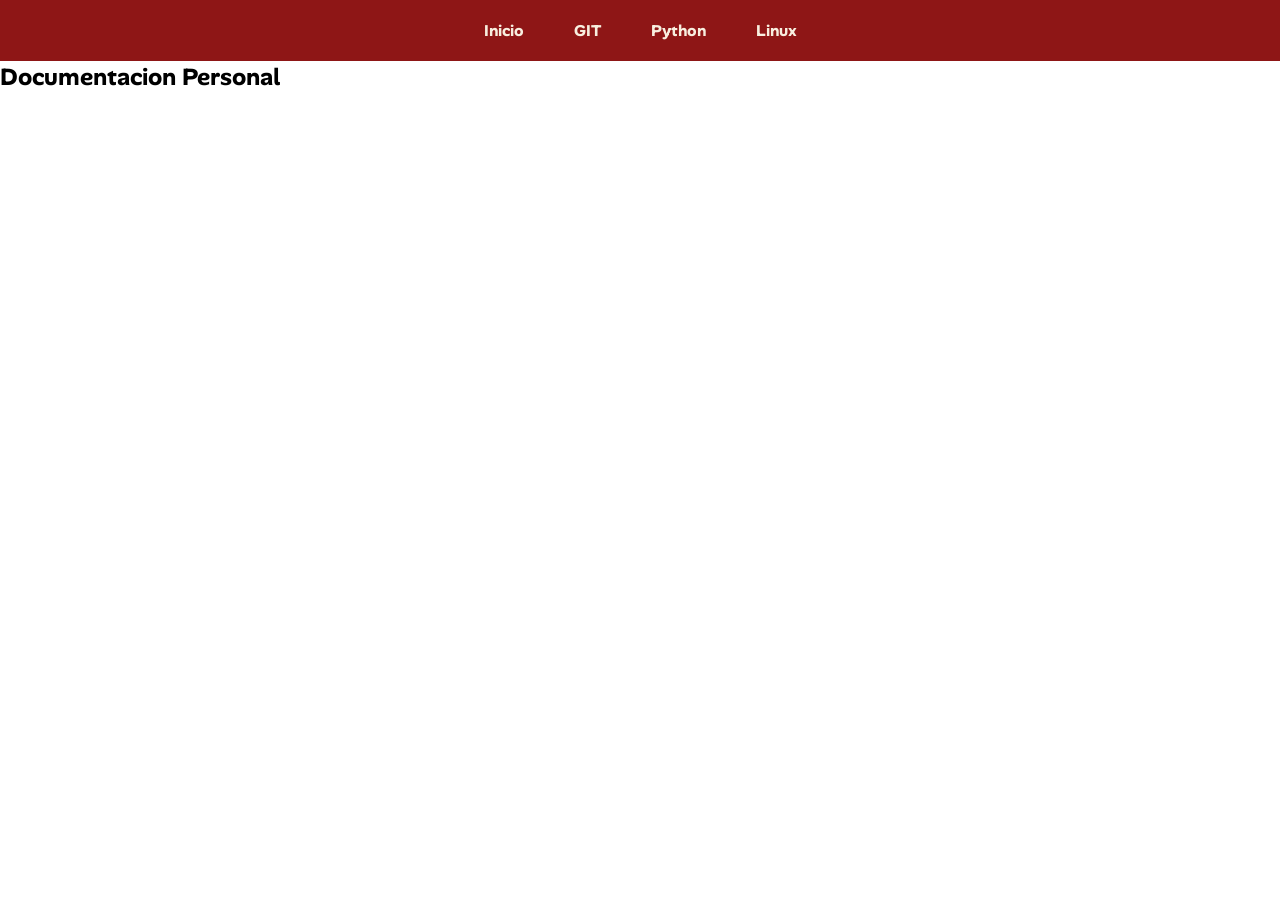
<file: index.html>
<!DOCTYPE html>
<html lang="en">
<head>
    <meta charset="UTF-8">
    <meta name="viewport" content="width=device-width, initial-scale=1.0">
    <link rel="preconnect" href="https://fonts.googleapis.com">
    <link rel="preconnect" href="https://fonts.gstatic.com" crossorigin>
    <link href="https://fonts.googleapis.com/css2?family=Alan+Sans:wght@300..900&display=swap" rel="stylesheet">
    <link rel="stylesheet" href="style.css">
    <title>Inicio</title>
</head>
<body>
    <section class="inicio">
        <nav class="menu_desplegable">
            <ul>
                <li><a href="index.html">Inicio</a></li>
                <li><a href="git/git.html">GIT</a></li>
                <li><a href="python/python.html">Python</a></li>
                <li><a href="linux/linux.html">Linux</a></li>
            </ul>
        </nav>
    </section>
    <section class="titulo" id="Inicio">
        <h1>Documentacion Personal</h1>
    </section>
    <section class="contenido">
        <div></div>
    </section>
</body>
</html>
</file>
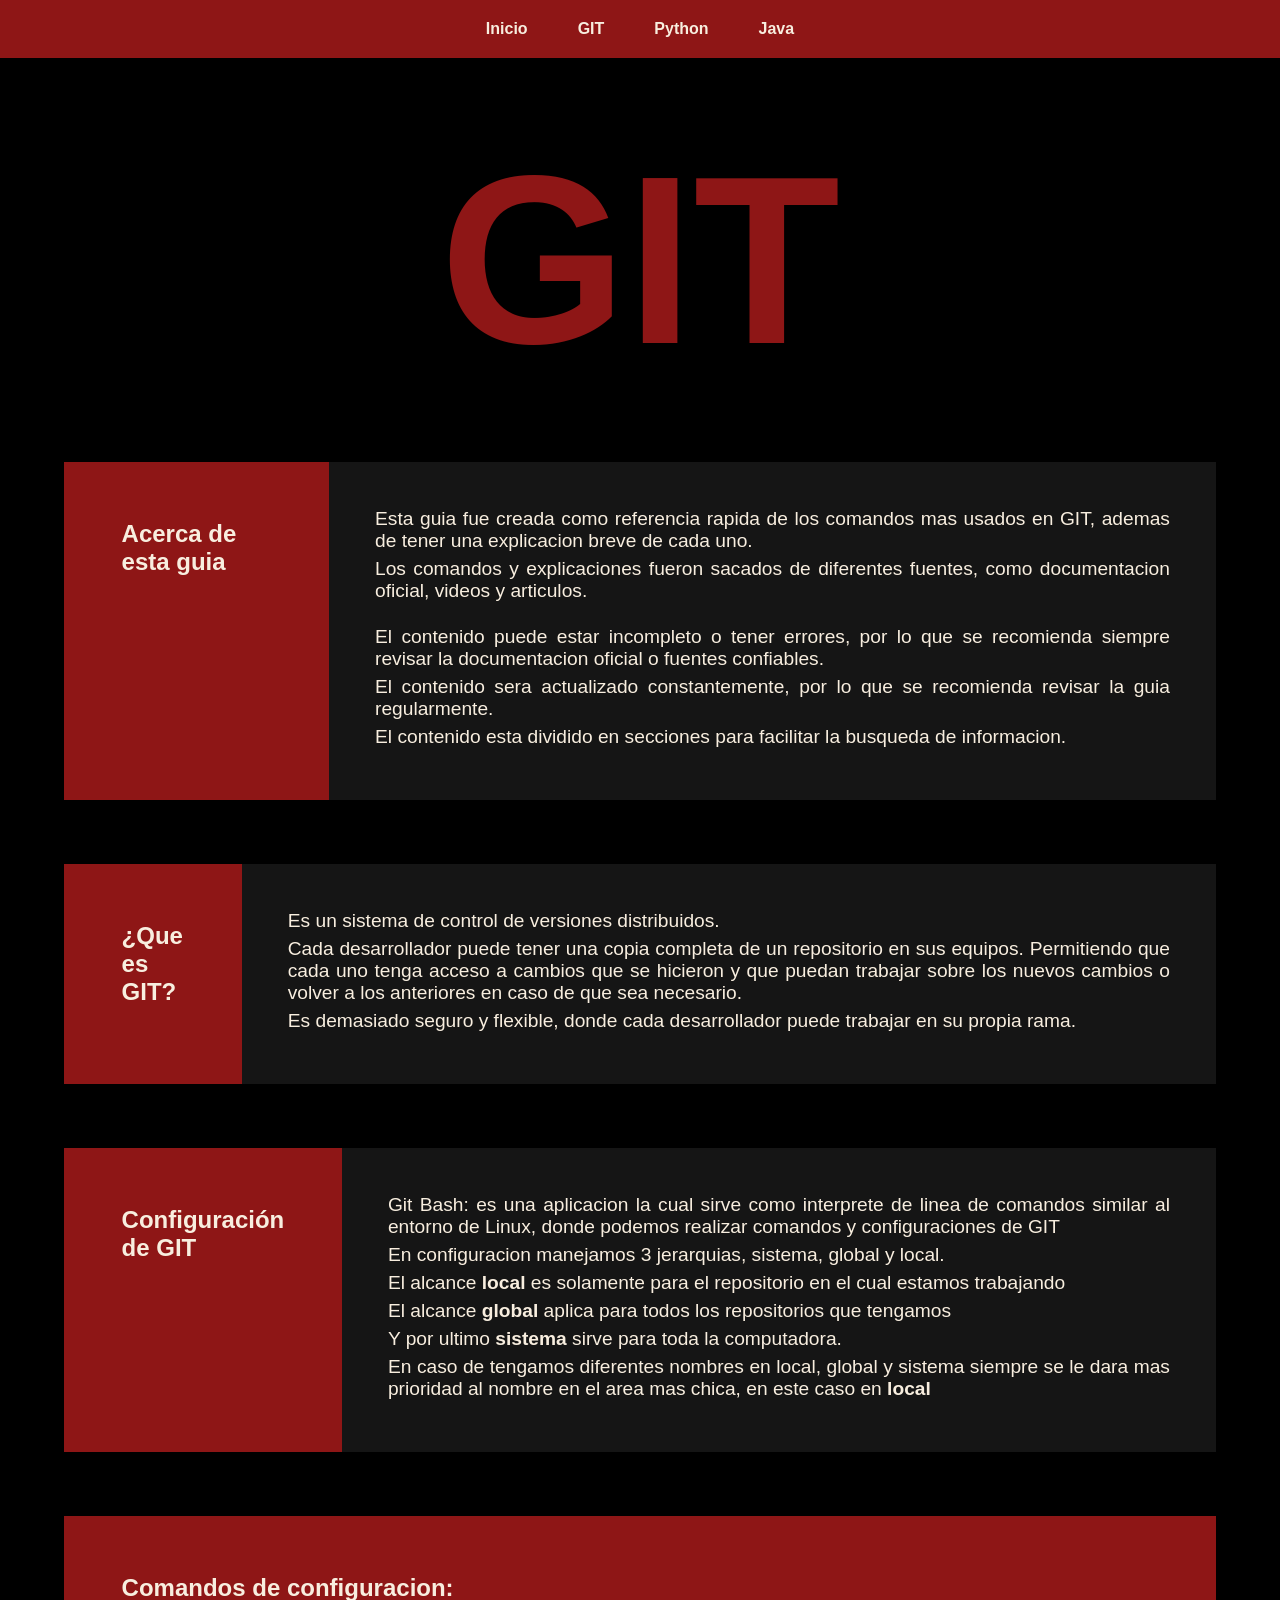
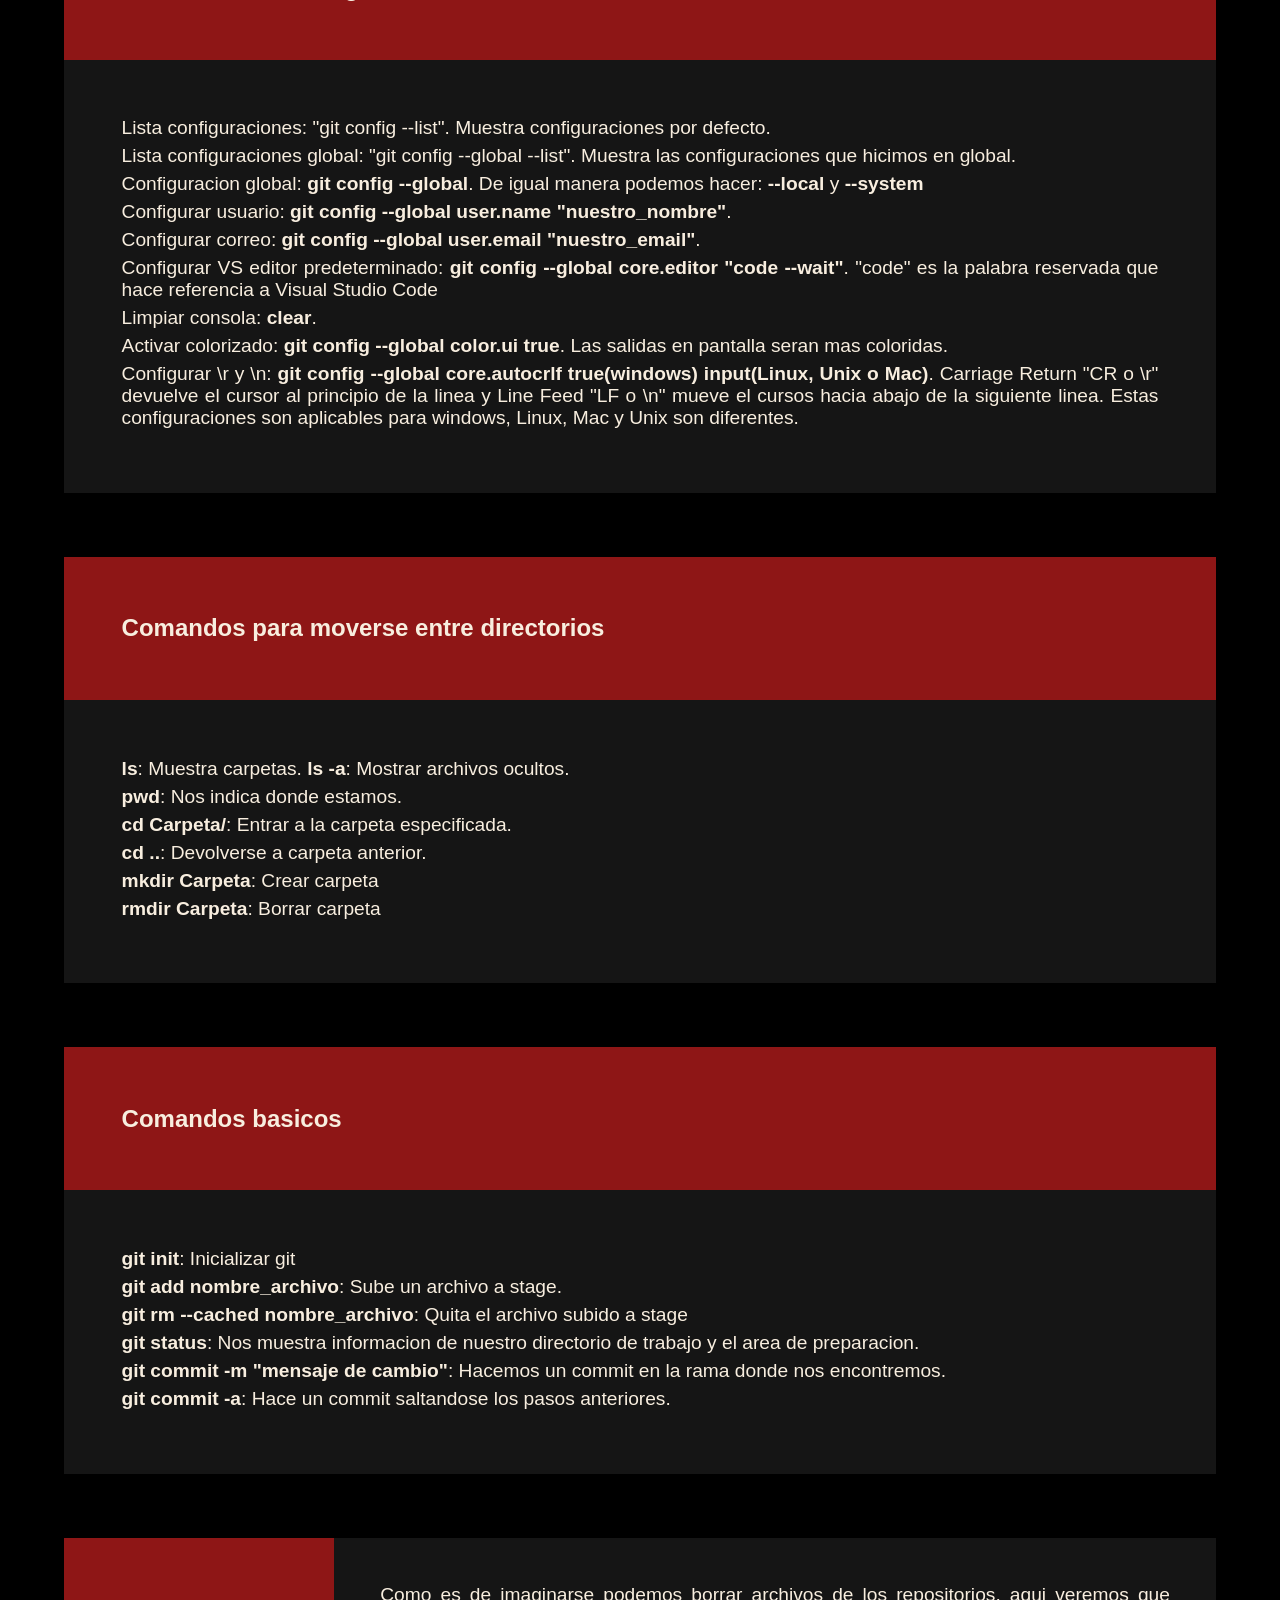
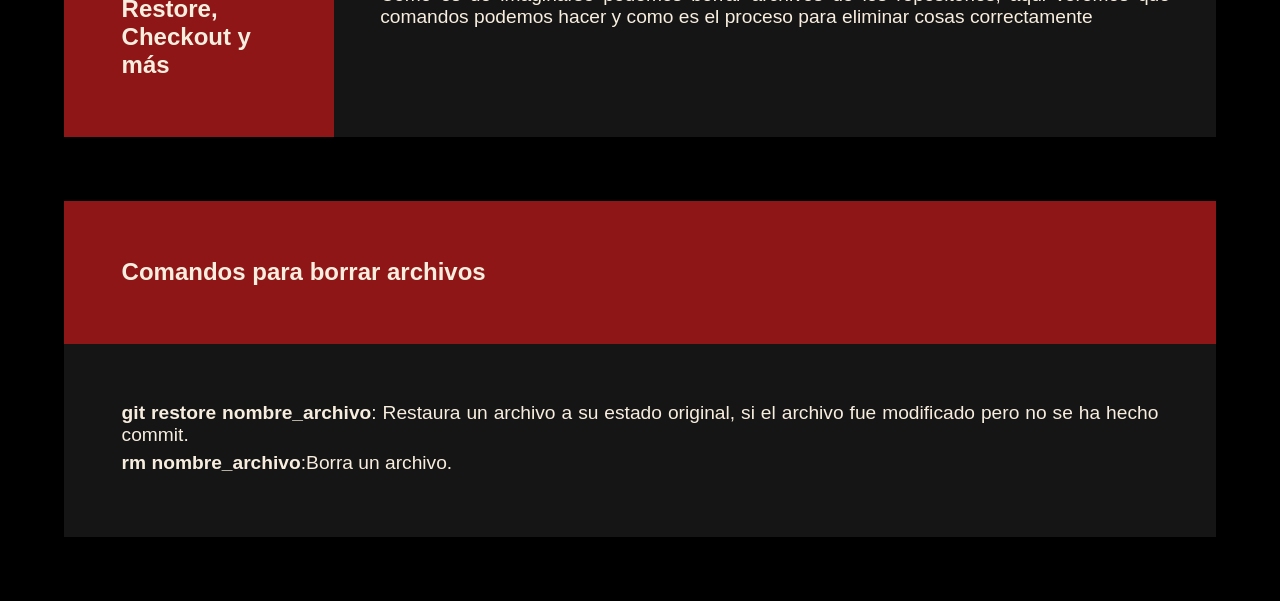
<file: git.html>
<!DOCTYPE html>
<html lang="en">
<head>
    <meta charset="UTF-8">
    <meta name="viewport" content="width=device-width, initial-scale=1.0">
    <link rel="preconnect" href="https://fonts.googleapis.com">
    <link rel="preconnect" href="https://fonts.gstatic.com" crossorigin>
    <link href="https://fonts.googleapis.com/css2?family=Alan+Sans:wght@300..900&display=swap" rel="stylesheespace-betweent">
    <link rel="stylesheet" href="estilos/git.css">
    <title>Documentacion propia GIT</title>
</head>
<body>
    <section class="inicio">
        <nav class="menu_desplegable">
            <ul>
                <li><a href="index.html">Inicio</a></li>
                <li><a href="git.html">GIT</a></li>
                <li><a href="#configuracion">Python</a></li>
                <li><a href="#Primeros pasos">Java</a></li>
            </ul>
        </nav>
    </section>
    <section class="titulo" id="Inicio">
        <h1>GIT</h1>
    </section>
    <section class="base">
        <div class="general" id="acerca_de">
            <div class="general_uno">
                <h2>Acerca de esta guia</h2>
            </div>
            <div class="general_dos">
                <p>Esta guia fue creada como referencia rapida de los comandos mas usados en GIT, ademas de tener una explicacion breve de cada uno.</p>
                <p>Los comandos y explicaciones fueron sacados de diferentes fuentes, como documentacion oficial, videos y articulos.</p>
                <br>
                <p>El contenido puede estar incompleto o tener errores, por lo que se recomienda siempre revisar la documentacion oficial o fuentes confiables.</p>
                <p>El contenido sera actualizado constantemente, por lo que se recomienda revisar la guia regularmente.</p>
                <p>El contenido esta dividido en secciones para facilitar la busqueda de informacion.</p>
            </div>
        </div>
        <div class="general" id="que_es_git">
            <div class="general_uno">
                <h2>¿Que es GIT?</h2>
            </div>
            <div class="general_dos">
                <p>Es un sistema de control de versiones distribuidos.</p>
                <p>Cada desarrollador puede tener una copia completa de un repositorio en sus equipos. Permitiendo que cada uno tenga acceso a cambios que se hicieron y que puedan trabajar sobre los nuevos cambios o volver a los anteriores en caso de que sea necesario.</p>
                <p>Es demasiado seguro y flexible, donde cada desarrollador puede trabajar en su propia rama.</p>
            </div>
        </div>
        <div class="general" id="configuracion">
            <div class="general_uno">
                <h2>Configuración de GIT</h2>
            </div>
            <div class="general_dos">
                <p>Git Bash: es una aplicacion la cual sirve como interprete de linea de comandos similar al entorno de Linux, donde podemos realizar comandos y configuraciones de GIT</p>
                <p>En configuracion manejamos 3 jerarquias, sistema, global y local.</p>
                <p>El alcance <b>local</b> es solamente para el repositorio en el cual estamos trabajando</p>
                <p>El alcance <b>global</b> aplica para todos los repositorios que tengamos</p>
                <p>Y por ultimo <b>sistema</b> sirve para toda la computadora.</p>
                <p>En caso de tengamos diferentes nombres en local, global y sistema siempre se le dara mas prioridad al nombre en el area mas chica, en este caso en <b>local</b></p>
            </div>
        </div>
        <div class="comandos">
            <div class="comandos_title">
                <h3>Comandos de configuracion: </h3>
            </div>
            <div class="comandos_body">
                <p>Lista configuraciones: "git config --list". Muestra configuraciones por defecto.</p>
                <p>Lista configuraciones global: "git config --global --list". Muestra las configuraciones que hicimos en global.</p>
                <p>Configuracion global: <b>git config --global</b>. De igual manera podemos hacer: <b>--local</b> y <b>--system</b></p>
                <p>Configurar usuario: <b>git config --global user.name "nuestro_nombre"</b>.</p>
                <p>Configurar correo: <b>git config --global user.email "nuestro_email"</b>.</p>
                <p>Configurar VS editor predeterminado: <b>git config --global core.editor "code --wait"</b>. "code" es la palabra reservada que hace referencia a Visual Studio Code</p>
                <p>Limpiar consola: <b>clear</b>.</p>
                <p>Activar colorizado: <b>git config --global color.ui true</b>. Las salidas en pantalla seran mas coloridas.</p>
                <p>Configurar \r y \n: <b>git config --global core.autocrlf true(windows) input(Linux, Unix o Mac)</b>. Carriage Return "CR o \r" devuelve el cursor al principio de la linea y Line Feed "LF o \n" mueve el cursos hacia abajo de la siguiente linea. Estas configuraciones son aplicables para windows, Linux, Mac y Unix son diferentes.</p>
            </div>
        </div>        
        <div class="comandos">
            <div class="comandos_title">
                <h3>Comandos para moverse entre directorios</h3>
            </div>
            <div class="comandos_body">
                <p><b>ls</b>: Muestra carpetas. <b>ls -a</b>: Mostrar archivos ocultos.</p>
                <p><b>pwd</b>: Nos indica donde estamos.</p>
                <p><b>cd Carpeta/</b>: Entrar a la carpeta especificada.</p>
                <p><b>cd ..</b>: Devolverse a carpeta anterior.</p>
                <p><b>mkdir Carpeta</b>: Crear carpeta</p>
                <p><b>rmdir Carpeta</b>: Borrar carpeta</p>
            </div>
        </div>
        <div class="comandos">
            <div class="comandos_title">
                <h3>Comandos basicos</h3>
            </div>
            <div class="comandos_body">
                <p><b>git init</b>: Inicializar git</p>
                <p><b>git add nombre_archivo</b>: Sube un archivo a stage.</p>
                <p><b>git rm --cached nombre_archivo</b>: Quita el archivo subido a stage</p>
                <p><b>git status</b>: Nos muestra informacion de nuestro directorio de trabajo y el area de preparacion.</p>
                <p><b>git commit -m "mensaje de cambio"</b>: Hacemos un commit en la rama donde nos encontremos.</p>
                <p><b>git commit -a</b>: Hace un commit saltandose los pasos anteriores.</p>
            </div>
        </div>
        <div class="general" id="RCM">
            <div class="general_uno">
                <h2>Restore, Checkout y más</h2>
            </div>
            <div class="general_dos">
                <p>Como es de imaginarse podemos borrar archivos de los repositorios, aqui veremos que comandos podemos hacer y como es el proceso para eliminar cosas correctamente</p>
            </div>
        </div>        
        <div class="comandos">
            <div class="comandos_title">
                <h3>Comandos para borrar archivos</h3>
            </div>
            <div class="comandos_body">
                <p><b>git restore nombre_archivo</b>: Restaura un archivo a su estado original, si el archivo fue modificado pero no se ha hecho commit.</p>
                <p><b>rm nombre_archivo</b>:Borra un archivo.</p>
            </div>
        </div>
    </section>
</body>
</html>
</file>
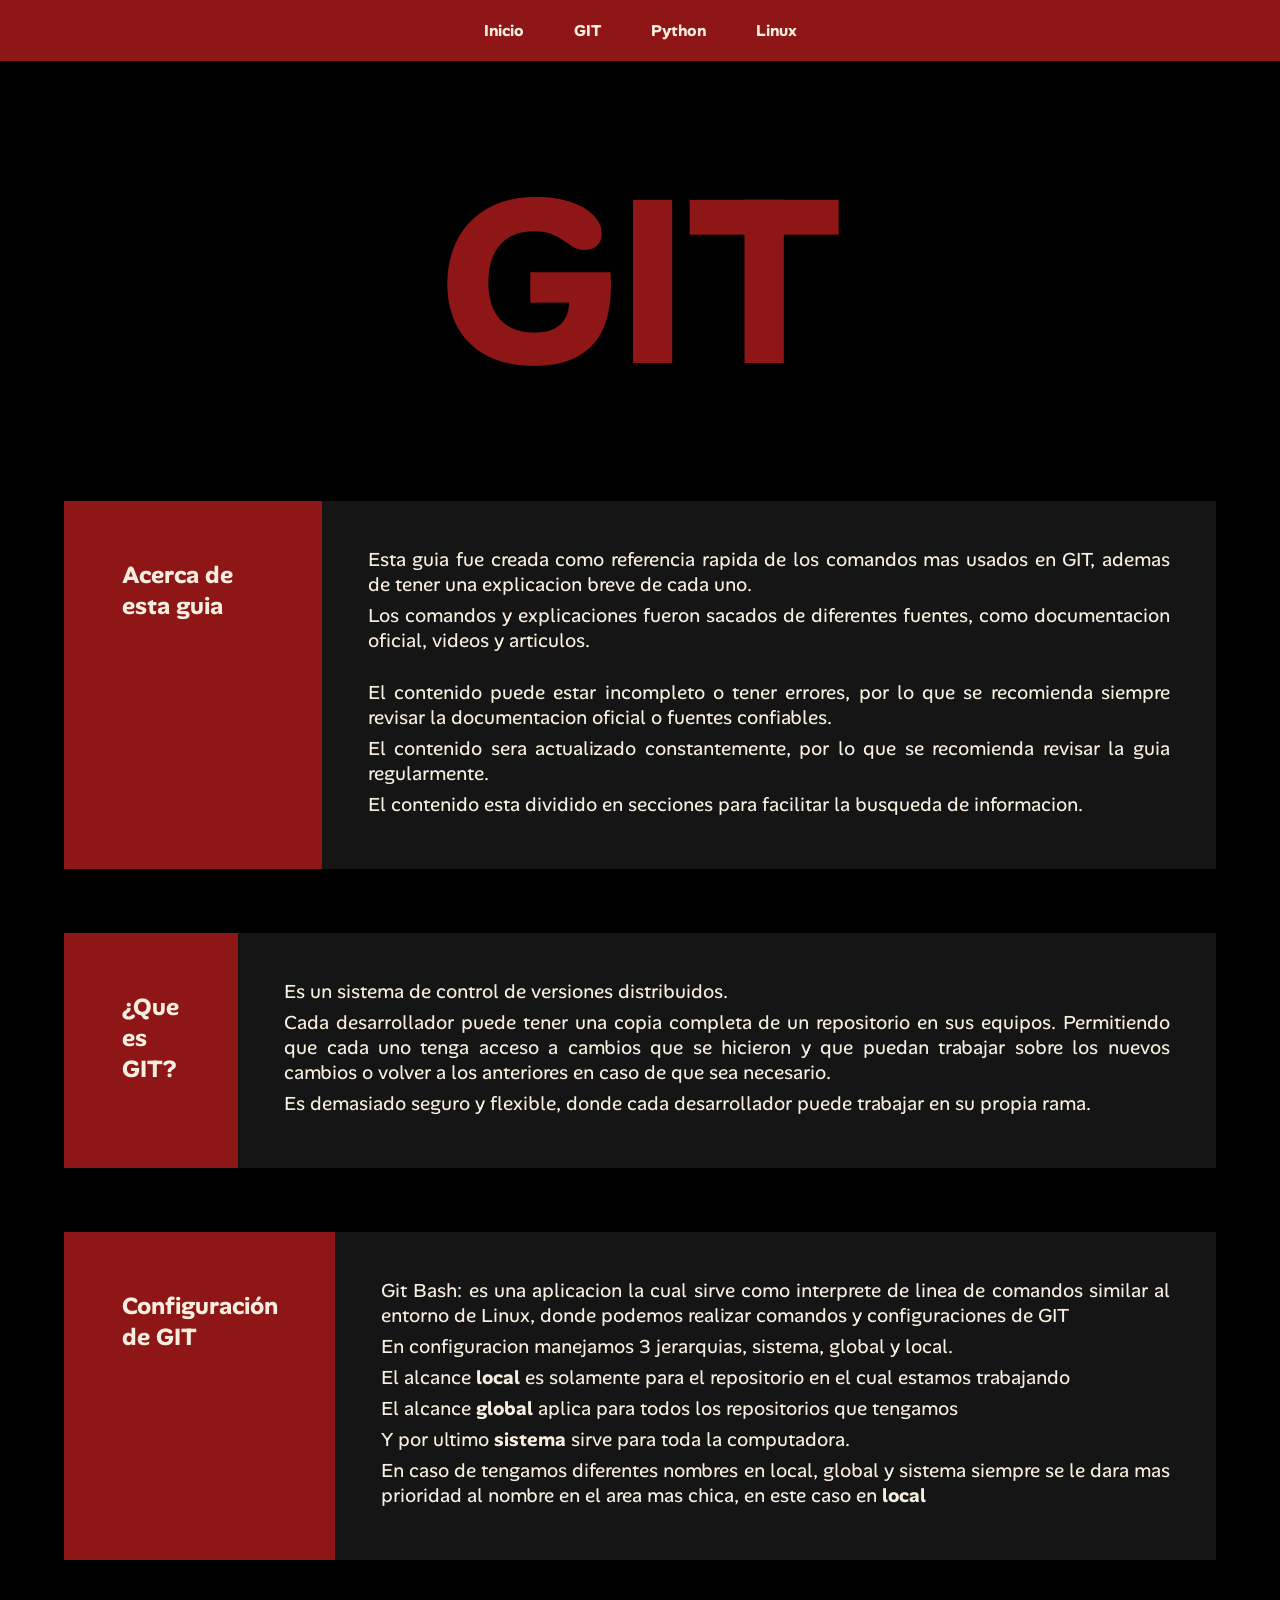
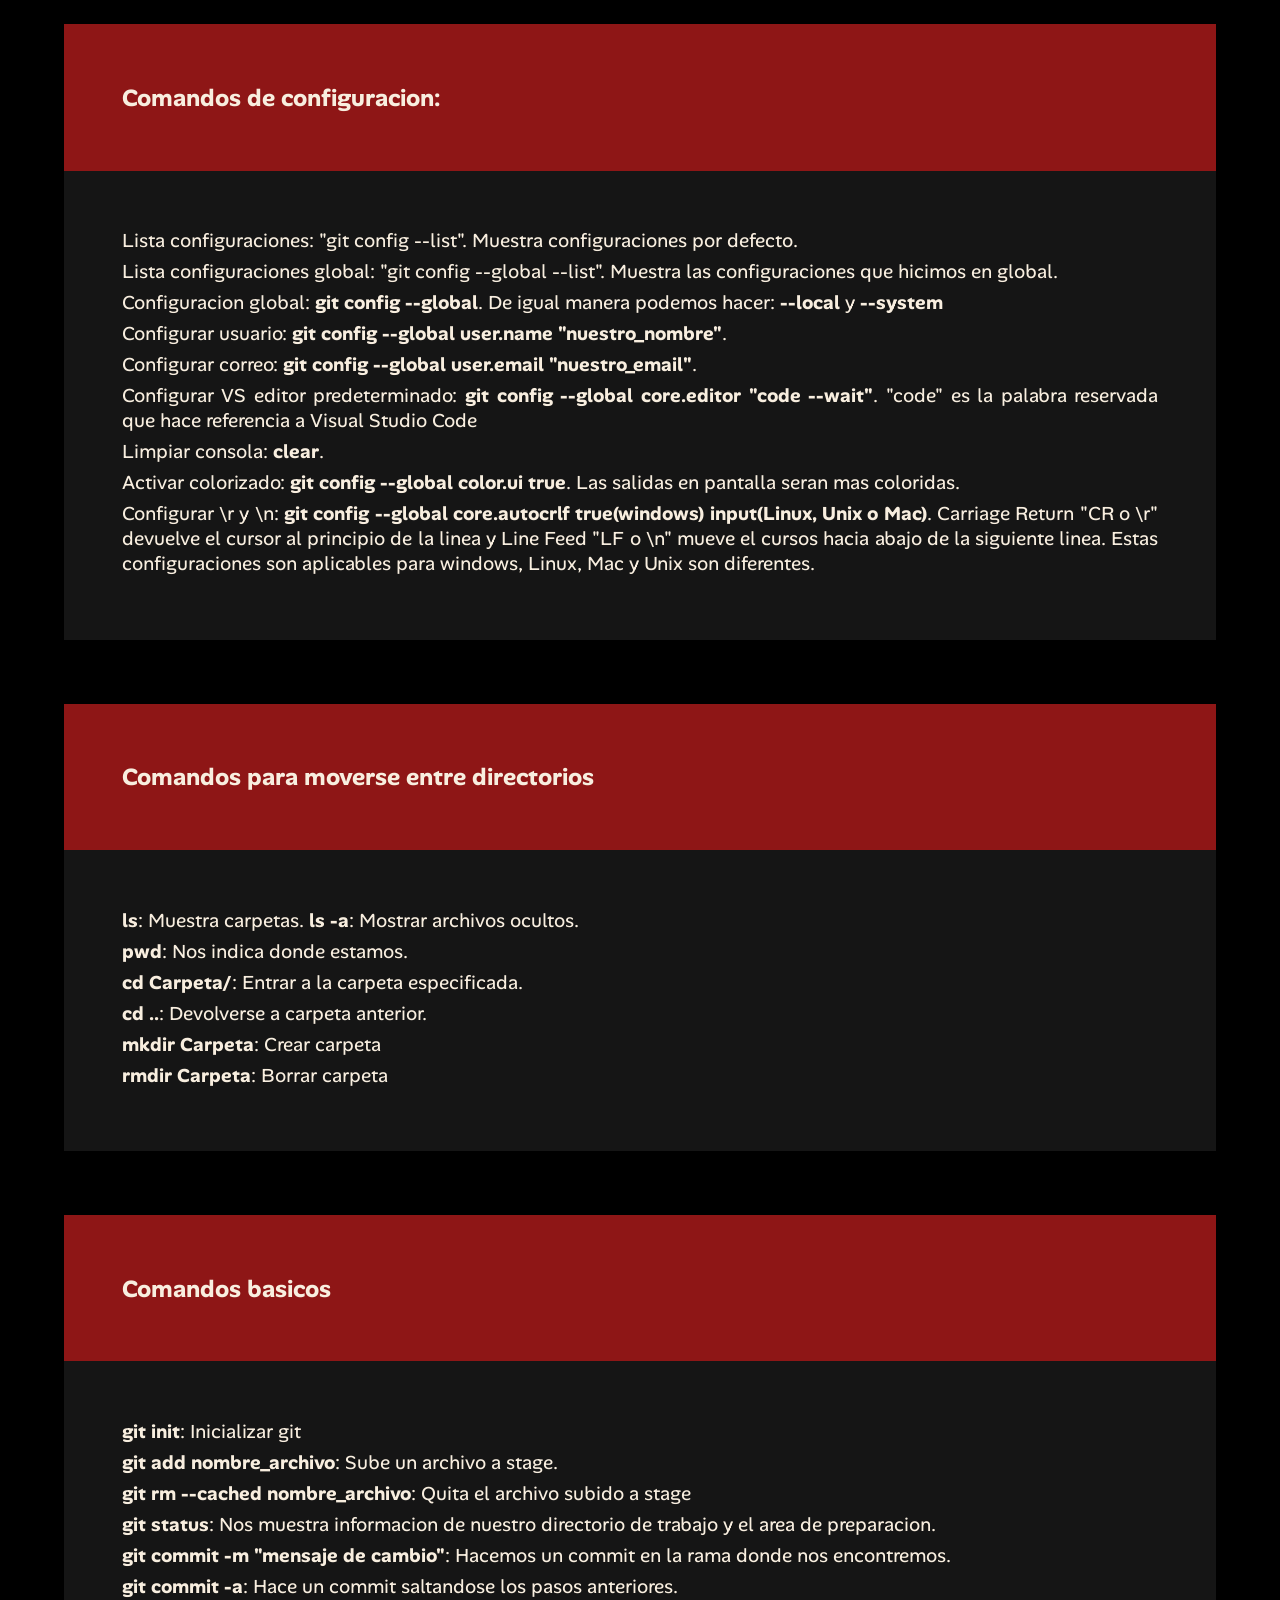
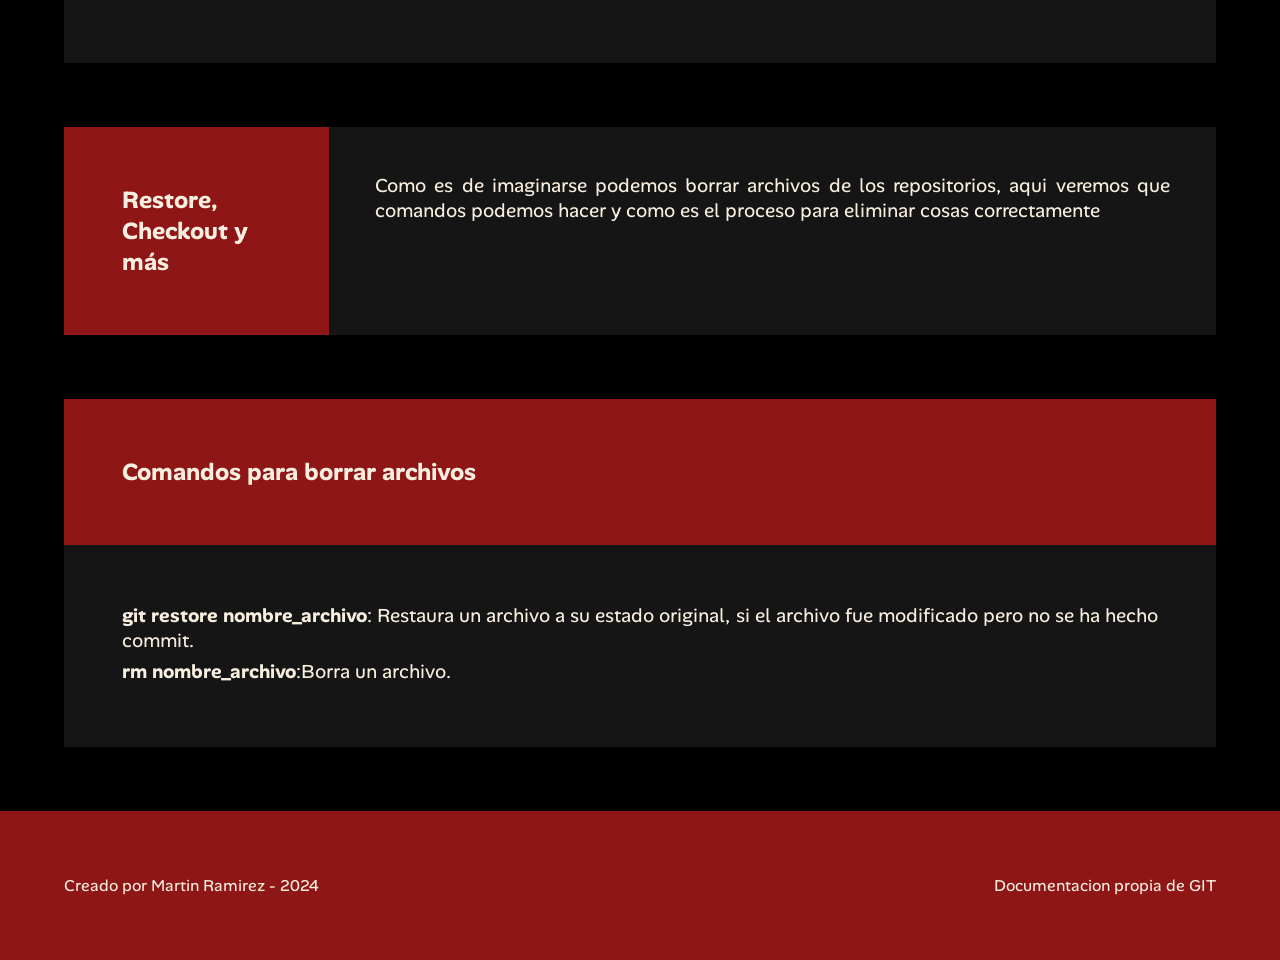
<file: git/git.html>
<!DOCTYPE html>
<html lang="en">
<head>
    <meta charset="UTF-8">
    <meta name="viewport" content="width=device-width, initial-scale=1.0">
    <link rel="preconnect" href="https://fonts.googleapis.com">
    <link rel="preconnect" href="https://fonts.gstatic.com" crossorigin>
    <link href="https://fonts.googleapis.com/css2?family=Alan+Sans:wght@300..900&display=swap" rel="stylesheet">
    <link rel="icon" type="image/png" href="../imagenes/favicon/git_favicon.png">
    <link rel="stylesheet" href="gitStyle/gitStyle.css">
    <title>Documentacion propia GIT</title>
</head>
<body>
    <section class="inicio">
        <nav class="menu_desplegable">
            <ul>
                <li><a href="../index.html">Inicio</a></li>
                <li><a href="git.html">GIT</a></li>
                <li><a href="../python/python.html">Python</a></li>
                <li><a href="../linux/linux.html">Linux</a></li>
            </ul>
        </nav>
    </section>
    <section class="titulo" id="Inicio">
        <h1>GIT</h1>
    </section>
    <section class="base">
        <div class="general" id="acerca_de">
            <div class="general_uno">
                <h2>Acerca de esta guia</h2>
            </div>
            <div class="general_dos">
                <p>Esta guia fue creada como referencia rapida de los comandos mas usados en GIT, ademas de tener una explicacion breve de cada uno.</p>
                <p>Los comandos y explicaciones fueron sacados de diferentes fuentes, como documentacion oficial, videos y articulos.</p>
                <br>
                <p>El contenido puede estar incompleto o tener errores, por lo que se recomienda siempre revisar la documentacion oficial o fuentes confiables.</p>
                <p>El contenido sera actualizado constantemente, por lo que se recomienda revisar la guia regularmente.</p>
                <p>El contenido esta dividido en secciones para facilitar la busqueda de informacion.</p>
            </div>
        </div>
        <div class="general" id="que_es_git">
            <div class="general_uno">
                <h2>¿Que es GIT?</h2>
            </div>
            <div class="general_dos">
                <p>Es un sistema de control de versiones distribuidos.</p>
                <p>Cada desarrollador puede tener una copia completa de un repositorio en sus equipos. Permitiendo que cada uno tenga acceso a cambios que se hicieron y que puedan trabajar sobre los nuevos cambios o volver a los anteriores en caso de que sea necesario.</p>
                <p>Es demasiado seguro y flexible, donde cada desarrollador puede trabajar en su propia rama.</p>
            </div>
        </div>
        <div class="general" id="configuracion">
            <div class="general_uno">
                <h2>Configuración de GIT</h2>
            </div>
            <div class="general_dos">
                <p>Git Bash: es una aplicacion la cual sirve como interprete de linea de comandos similar al entorno de Linux, donde podemos realizar comandos y configuraciones de GIT</p>
                <p>En configuracion manejamos 3 jerarquias, sistema, global y local.</p>
                <p>El alcance <b>local</b> es solamente para el repositorio en el cual estamos trabajando</p>
                <p>El alcance <b>global</b> aplica para todos los repositorios que tengamos</p>
                <p>Y por ultimo <b>sistema</b> sirve para toda la computadora.</p>
                <p>En caso de tengamos diferentes nombres en local, global y sistema siempre se le dara mas prioridad al nombre en el area mas chica, en este caso en <b>local</b></p>
            </div>
        </div>
        <div class="comandos">
            <div class="comandos_title">
                <h3>Comandos de configuracion: </h3>
            </div>
            <div class="comandos_body">
                <p>Lista configuraciones: "git config --list". Muestra configuraciones por defecto.</p>
                <p>Lista configuraciones global: "git config --global --list". Muestra las configuraciones que hicimos en global.</p>
                <p>Configuracion global: <b>git config --global</b>. De igual manera podemos hacer: <b>--local</b> y <b>--system</b></p>
                <p>Configurar usuario: <b>git config --global user.name "nuestro_nombre"</b>.</p>
                <p>Configurar correo: <b>git config --global user.email "nuestro_email"</b>.</p>
                <p>Configurar VS editor predeterminado: <b>git config --global core.editor "code --wait"</b>. "code" es la palabra reservada que hace referencia a Visual Studio Code</p>
                <p>Limpiar consola: <b>clear</b>.</p>
                <p>Activar colorizado: <b>git config --global color.ui true</b>. Las salidas en pantalla seran mas coloridas.</p>
                <p>Configurar \r y \n: <b>git config --global core.autocrlf true(windows) input(Linux, Unix o Mac)</b>. Carriage Return "CR o \r" devuelve el cursor al principio de la linea y Line Feed "LF o \n" mueve el cursos hacia abajo de la siguiente linea. Estas configuraciones son aplicables para windows, Linux, Mac y Unix son diferentes.</p>
            </div>
        </div>        
        <div class="comandos">
            <div class="comandos_title">
                <h3>Comandos para moverse entre directorios</h3>
            </div>
            <div class="comandos_body">
                <p><b>ls</b>: Muestra carpetas. <b>ls -a</b>: Mostrar archivos ocultos.</p>
                <p><b>pwd</b>: Nos indica donde estamos.</p>
                <p><b>cd Carpeta/</b>: Entrar a la carpeta especificada.</p>
                <p><b>cd ..</b>: Devolverse a carpeta anterior.</p>
                <p><b>mkdir Carpeta</b>: Crear carpeta</p>
                <p><b>rmdir Carpeta</b>: Borrar carpeta</p>
            </div>
        </div>
        <div class="comandos">
            <div class="comandos_title">
                <h3>Comandos basicos</h3>
            </div>
            <div class="comandos_body">
                <p><b>git init</b>: Inicializar git</p>
                <p><b>git add nombre_archivo</b>: Sube un archivo a stage.</p>
                <p><b>git rm --cached nombre_archivo</b>: Quita el archivo subido a stage</p>
                <p><b>git status</b>: Nos muestra informacion de nuestro directorio de trabajo y el area de preparacion.</p>
                <p><b>git commit -m "mensaje de cambio"</b>: Hacemos un commit en la rama donde nos encontremos.</p>
                <p><b>git commit -a</b>: Hace un commit saltandose los pasos anteriores.</p>
            </div>
        </div>
        <div class="general" id="RCM">
            <div class="general_uno">
                <h2>Restore, Checkout y más</h2>
            </div>
            <div class="general_dos">
                <p>Como es de imaginarse podemos borrar archivos de los repositorios, aqui veremos que comandos podemos hacer y como es el proceso para eliminar cosas correctamente</p>
            </div>
        </div>        
        <div class="comandos">
            <div class="comandos_title">
                <h3>Comandos para borrar archivos</h3>
            </div>
            <div class="comandos_body">
                <p><b>git restore nombre_archivo</b>: Restaura un archivo a su estado original, si el archivo fue modificado pero no se ha hecho commit.</p>
                <p><b>rm nombre_archivo</b>:Borra un archivo.</p>
            </div>
        </div>
    </section>
    <footer>
        <div class="izquierda">
            <p>Creado por Martin Ramirez - 2024</p>
        </div>
        <div class="derecha">
            <p>Documentacion propia de GIT</p>
        </div>
    </footer>
</body>
</html>
</file>
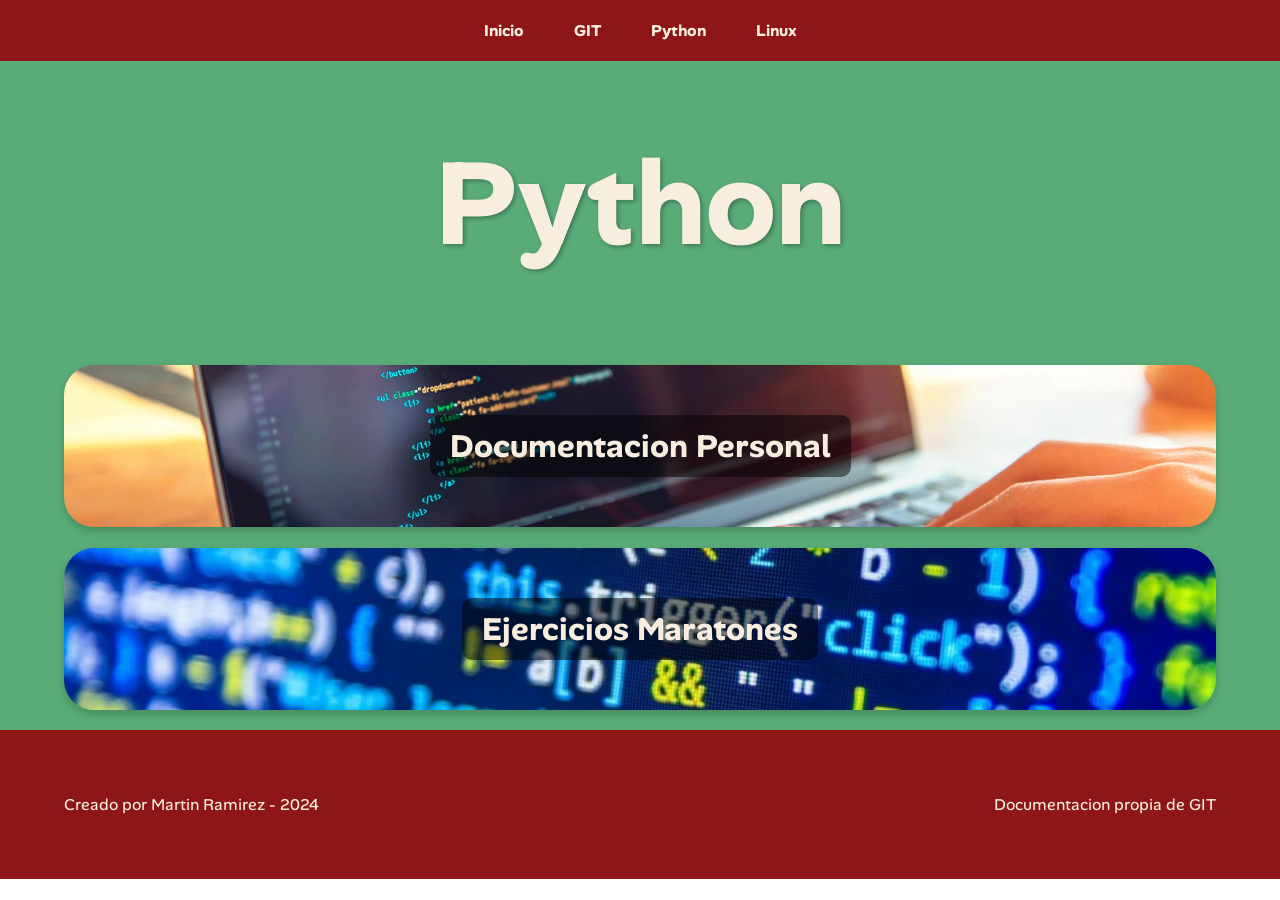
<file: python/python.html>
<!DOCTYPE html>
<html lang="en">
<head>
    <meta charset="UTF-8">
    <meta name="viewport" content="width=device-width, initial-scale=1.0">
    <link rel="preconnect" href="https://fonts.googleapis.com">
    <link rel="preconnect" href="https://fonts.gstatic.com" crossorigin>
    <link href="https://fonts.googleapis.com/css2?family=Alan+Sans:wght@300..900&display=swap" rel="stylesheet">
    <link rel="stylesheet" href="pythonStyle/pythonStyle.css">
    <title>Documentacion propia Python</title>
</head>
<body>
    <section class="inicio">
        <nav class="menu_desplegable">
            <ul>
                <li><a href="../index.html">Inicio</a></li>
                <li><a href="../git/git.html">GIT</a></li>
                <li><a href="python.html">Python</a></li>
                <li><a href="../linux/linux.html">Linux</a></li>
            </ul>
        </nav>
    </section>
    <section class="titulo" id="Inicio">
        <h1>Python</h1>
    </section>
    <section class="secciones">
        <div class="seccion_uno">
            <h2>Documentacion Personal</h2>
        </div>
        <br>
        <div class="seccion_dos">
            <h2>Ejercicios Maratones</h2>
        </div>        
    </section>
    <footer>
        <div class="izquierda">
            <p>Creado por Martin Ramirez - 2024</p>
        </div>
        <div class="derecha">
            <p>Documentacion propia de GIT</p>
        </div>
    </footer>
</body>
</html>
</file>
<file: style.css>
/*Ajustes generales*/
* {
    font-family: 'Alan Sans', sans-serif;
    box-sizing: border-box;
    margin: 0;
    padding: 0;
}
html {
    scroll-behavior: smooth;
}

/*Seccion de inicio*/
.inicio {
    display: flex;
    justify-content: center;
    align-items: center;
    flex-wrap: wrap;
    padding: 10px 5%;
    background-color: #8E1616;
}
.menu_desplegable > ul{
    list-style: none;   
    display: flex;
    gap: 20px;
}
.menu_desplegable > ul > li {
    flex: 1 1 150px;
    text-align: center;
}
.menu_desplegable > ul > li > a {
    display: block;
    width: 100%;
    padding: 10px 15px;
    border-radius: 50px;
    text-decoration: none;
    color: #F8EEDF;
    font-weight: 600;
    font-weight: bold;
    transition: all 0.3s ease;
}
.menu_desplegable > ul > li > a:hover {
    background-color: rgb(255, 255, 255);
    color: #151515;
    box-shadow: 0 4px 8px rgba(0, 0, 0, 0.2);
    transform: translateY(-2px);
}
@media (max-width: 1024px) {
    .menu_desplegable > ul {
        flex-direction: column;
        gap: 10px;
    }
    .menu_desplegable > ul > li {
        flex: 1 1 auto;
    }
}
@media (max-width: 768px) {
    .inicio {
        flex-direction: column;
        align-items: center;
        text-align: center;
    }
    .menu_desplegable > ul {
        justify-content: center;
    }
}
</file>
<file: estilos/git.css>
/*Ajustes generales*/
* {
    font-family: 'Alan Sans', sans-serif;
    box-sizing: border-box;
    margin: 0;
    padding: 0;
}
html {
    scroll-behavior: smooth;
}

/*Seccion de inicio*/
.inicio {
    display: flex;
    justify-content: center;
    align-items: center;
    flex-wrap: wrap;
    padding: 10px 5%;
    background-color: #8E1616;
}
.menu_desplegable > ul{
    list-style: none;   
    display: flex;
    gap: 20px;
}
.menu_desplegable > ul > li {
    flex: 1 1 150px;
    text-align: center;
}
.menu_desplegable > ul > li > a {
    display: block;
    width: 100%;
    padding: 10px 15px;
    border-radius: 50px;
    text-decoration: none;
    color: #F8EEDF;
    font-weight: 600;
    font-weight: bold;
    transition: all 0.3s ease;
}
.menu_desplegable > ul > li > a:hover {
    background-color: rgb(255, 255, 255);
    color: #151515;
    box-shadow: 0 4px 8px rgba(0, 0, 0, 0.2);
    transform: translateY(-2px);
}
@media (max-width: 1024px) {
    .menu_desplegable > ul {
        flex-direction: column;
        gap: 10px;
    }
    .menu_desplegable > ul > li {
        flex: 1 1 auto;
    }
}
@media (max-width: 768px) {
    .inicio {
        flex-direction: column;
        align-items: center;
        text-align: center;
    }
    .menu_desplegable > ul {
        justify-content: center;
    }
}

/*Titulo principal*/
.titulo {
    background-color: #000000;
    color: #8E1616;
    font-size: clamp(10rem, 5vw, 3vw);
    text-shadow: 2px 2px 4px rgba(0,0,0,0.3);
    text-align: center;
    padding: 5% 0;
}

/*Seccion base (fondo de la pagina)*/
.base {
    background-color: #000000;
}

/*Seccion general*/
/*Division a 2 columnas*/
/*Seccion comandos de git*/
.general {
    display: flex;
    justify-content: space-around;
    padding-left: 5%;
    padding-right: 5%;
    padding-bottom: 5%;
}
/*Primera columna*/
.general_uno {
    background-color: #8E1616;
    align-items: center;
    padding: 5%;
}
.general_uno > h2 {
    font-size: 1.5rem;
    color: #F8EEDF;
}
/*Segunda columna*/
.general_dos {
    padding: 4%;
    background-color: #151515;
    align-items: center;
}
.general_dos > p {
    color: #F8EEDF;
    font-size: 1.2rem;
    text-align: justify;
    margin-bottom: 6px;
}
/*Seccion comandos de git*/
.comandos {
    padding-left: 5%;
    padding-right: 5%;
    padding-bottom: 5%;
}
.comandos_title {
    background-color: #8E1616;
    padding: 5%;
}
.comandos_title > h3 {
    font-size: 1.5rem;
    color: #F8EEDF;
}
.comandos_body {
    background-color: #151515;
    padding: 5%;
}
.comandos_body > p {
    color: #F8EEDF;
    font-size: 1.2rem;
    text-align: justify;
    margin-bottom: 6px;
}
@media (max-width: 768px) {
    *{
        margin: 0;
    }
    .general {
        padding: 10%;
    }
    .general > h1 {
        font-size: clamp(5rem, 7vw, 10vw);
        padding-bottom: 2%;
    }
    .general > h2 {
        font-size: clamp(1.5rem, 5vw, 7vw);
        padding-top: 5%;
        padding-bottom: 5%;
    }
    .general > p {
        font-size: clamp(1rem, 3vw, 5vw);
    }
    .general_uno {
        padding: 10%;
    }

}
</file>
<file: git/gitStyle/gitStyle.css>
/*Ajustes generales*/
* {
    font-family: 'Alan Sans', sans-serif;
    box-sizing: border-box;
    margin: 0;
    padding: 0;
}
html {
    scroll-behavior: smooth;
}

/*Seccion de inicio*/
.inicio {
    display: flex;
    justify-content: center;
    align-items: center;
    flex-wrap: wrap;
    padding: 10px 5%;
    background-color: #8E1616;
}
.menu_desplegable > ul{
    list-style: none;   
    display: flex;
    gap: 20px;
}
.menu_desplegable > ul > li {
    flex: 1 1 150px;
    text-align: center;
}
.menu_desplegable > ul > li > a {
    display: block;
    width: 100%;
    padding: 10px 15px;
    border-radius: 50px;
    text-decoration: none;
    color: #F8EEDF;
    font-weight: 600;
    font-weight: bold;
    transition: all 0.3s ease;
}
.menu_desplegable > ul > li > a:hover {
    background-color: rgb(255, 255, 255);
    color: #151515;
    box-shadow: 0 4px 8px rgba(0, 0, 0, 0.2);
    transform: translateY(-2px);
}
@media (max-width: 1024px) {
    .menu_desplegable > ul {
        flex-direction: column;
        gap: 10px;
    }
    .menu_desplegable > ul > li {
        flex: 1 1 auto;
    }
}
@media (max-width: 768px) {
    .inicio {
        flex-direction: column;
        align-items: center;
        text-align: center;
    }
    .menu_desplegable > ul {
        justify-content: center;
    }
}

/*Titulo principal*/
.titulo {
    background-color: #000000;
    color: #8E1616;
    font-size: clamp(10rem, 5vw, 3vw);
    text-shadow: 2px 2px 4px rgba(0,0,0,0.3);
    text-align: center;
    padding: 5% 0;
}

/*Seccion base (fondo de la pagina)*/
.base {
    background-color: #000000;
}

/*Seccion general*/
/*Division a 2 columnas*/
/*Seccion comandos de git*/
.general {
    display: flex;
    justify-content: space-around;
    padding-left: 5%;
    padding-right: 5%;
    padding-bottom: 5%;
}
/*Primera columna*/
.general_uno {
    background-color: #8E1616;
    align-items: center;
    padding: 5%;
}
.general_uno > h2 {
    font-size: 1.5rem;
    color: #F8EEDF;
}
/*Segunda columna*/
.general_dos {
    padding: 4%;
    background-color: #151515;
    align-items: center;
}
.general_dos > p {
    color: #F8EEDF;
    font-size: 1.2rem;
    text-align: justify;
    margin-bottom: 6px;
}
/*Seccion comandos de git*/
.comandos {
    padding-left: 5%;
    padding-right: 5%;
    padding-bottom: 5%;
}
.comandos_title {
    background-color: #8E1616;
    padding: 5%;
}
.comandos_title > h3 {
    font-size: 1.5rem;
    color: #F8EEDF;
}
.comandos_body {
    background-color: #151515;
    padding: 5%;
}
.comandos_body > p {
    color: #F8EEDF;
    font-size: 1.2rem;
    text-align: justify;
    margin-bottom: 6px;
}
@media (max-width: 768px) {
    *{
        margin: 0;
    }
    .general {
        padding: 10%;
    }
    .general > h1 {
        font-size: clamp(5rem, 7vw, 10vw);
        padding-bottom: 2%;
    }
    .general > h2 {
        font-size: clamp(1.5rem, 5vw, 7vw);
        padding-top: 5%;
        padding-bottom: 5%;
    }
    .general > p {
        font-size: clamp(1rem, 3vw, 5vw);
    }
    .general_uno {
        padding: 10%;
    }
}

/*Footer*/
footer {
    display: flex;
    justify-content: space-between;
    align-items: center;
    background-color: #8E1616;
    color: #F8EEDF;
    padding: 5%;
}
</file>
<file: python/pythonStyle/pythonStyle.css>
/*Ajustes generales*/
* {
	font-family: 'Alan Sans', sans-serif;
	box-sizing: border-box;
	margin: 0;
	padding: 0;
}
html {
	scroll-behavior: smooth;
}

/*Seccion de inicio*/
.inicio {
	display: flex;
	justify-content: center;
	align-items: center;
	flex-wrap: wrap;
	padding: 10px 5%;
	background-color: #8E1616;
}
.menu_desplegable > ul {
	list-style: none;
	display: flex;
	gap: 20px;
}
.menu_desplegable > ul > li {
	flex: 1 1 150px;
	text-align: center;
}
.menu_desplegable > ul > li > a {
	display: block;
	width: 100%;
	padding: 10px 15px;
	border-radius: 50px;
	text-decoration: none;
	color: #F8EEDF;
	font-weight: 600;
	font-weight: bold;
	transition: all 0.3s ease;
}
.menu_desplegable > ul > li > a:hover {
	background-color: rgb(255, 255, 255);
	color: #151515;
	box-shadow: 0 4px 8px rgba(0, 0, 0, 0.2);
	transform: translateY(-2px);
}
@media (max-width: 1024px) {
	.menu_desplegable > ul {
		flex-direction: column;
		gap: 10px;
	}
	.menu_desplegable > ul > li {
		flex: 1 1 auto;
	}
}
@media (max-width:768px) {
	.inicio {
		flex-direction: column;
		align-items: center;
		text-align: center;
	}
	.menu_desplegable > ul {
		justify-content: center;
	}
}

/*Seccion de titulo*/
.titulo {
	background-color: #59AC77;
	color: #F8EEDF;
	font-size: clamp(5rem, 5vw, 3vw);
    text-shadow: 2px 2px 4px rgba(0,0,0,0.3);
    text-align: center;
    padding: 5% 0;
}

/*Seccion de contenido*/
.secciones {
	padding: 20px 5%;
	background-color: #59AC77;
}
.seccion_uno {
	padding: 50px 0;
	background-image: url('../../imagenes/python/imagen_seccion_uno.jpeg');
	border-radius: 30px;
	background-size: cover;
	background-position: center;
	box-shadow: 0 4px 8px rgba(0, 0, 0, 0.2);
	text-align: center;
}
.seccion_uno > h2 {
	color: #F8EEDF;
	font-size: 2rem;
	background-color: rgba(0, 0, 0, 0.5);
	display: inline-block;
	padding: 10px 20px;
	border-radius: 10px;
}
.seccion_uno:hover {
	transform: scale(1.02);
	transition: transform 0.3s ease;
}
.seccion_dos {
	padding: 50px 0;
	background-image: url('../../imagenes/python/imagen_seccion_dos.jpg');
	border-radius: 30px;
	background-size: cover;
	background-position: center;
	box-shadow: 0 4px 8px rgba(0, 0, 0, 0.2);
	text-align: center;
}
.seccion_dos > h2 {
	color: #F8EEDF;
	font-size: 2rem;
	background-color: rgba(0, 0, 0, 0.5);
	display: inline-block;
	padding: 10px 20px;
	border-radius: 10px;
}
.seccion_dos:hover {
	transform: scale(1.02);
	transition: transform 0.3s ease;
}

/*Footer*/
footer {
    display: flex;
    justify-content: space-between;
    align-items: center;
    background-color: #8E1616;
    color: #F8EEDF;
    padding: 5%;
}
</file>
